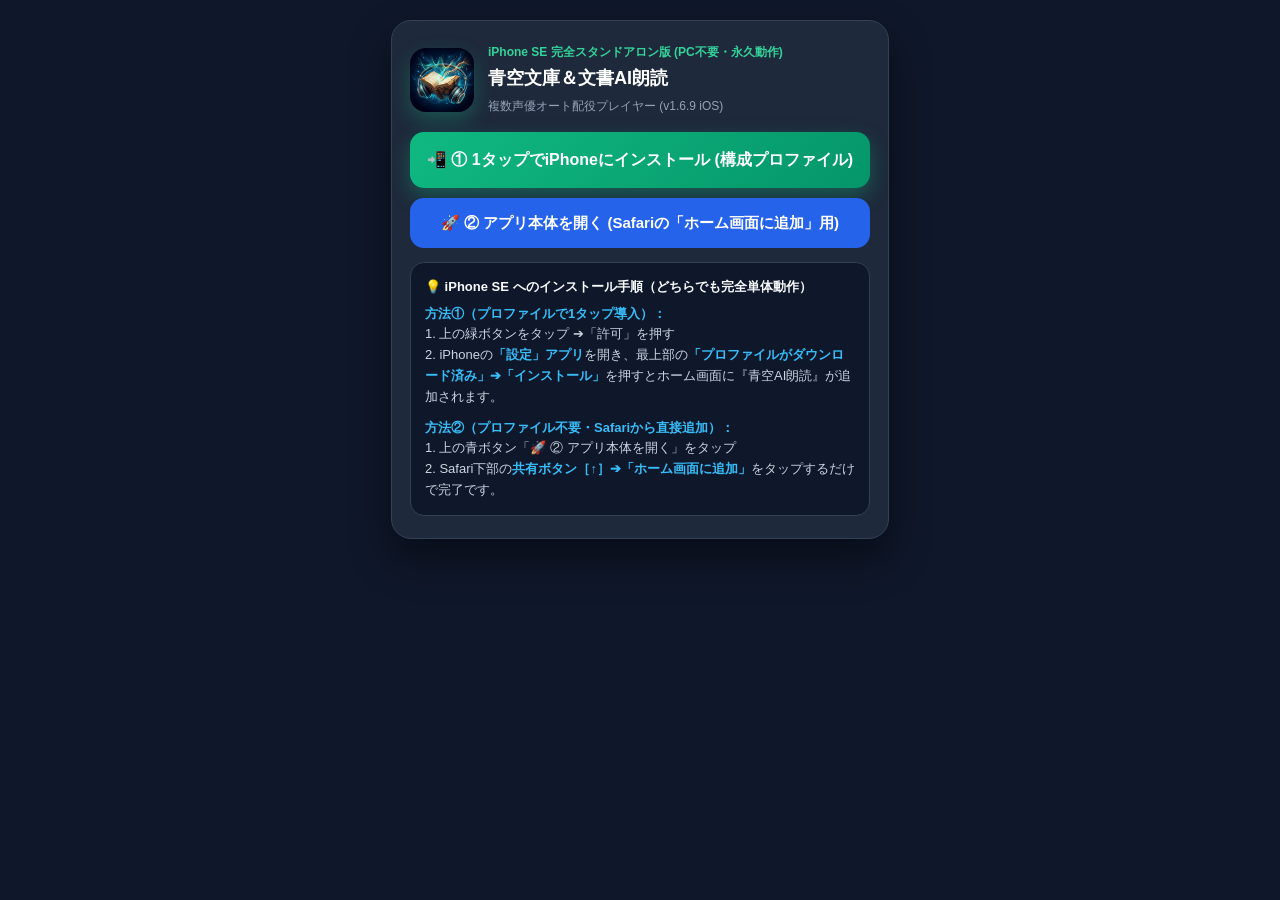
<file: ios.html>
<!DOCTYPE html>
<html lang="ja">
<head>
  <meta charset="UTF-8" />
  <meta name="viewport" content="width=device-width, initial-scale=1.0, viewport-fit=cover" />
  <title>iPhone版 完全スタンドアロン インストーラー ― 青空文庫＆文書AI朗読</title>
  <link rel="apple-touch-icon" sizes="192x192" href="icons/icon-192.png" />
  <meta name="apple-mobile-web-app-capable" content="yes" />
  <meta name="apple-mobile-web-app-status-bar-style" content="black-translucent" />
  <meta name="apple-mobile-web-app-title" content="青空AI朗読" />
  <style>
    body {
      margin: 0; padding: 20px 16px 48px;
      font-family: -apple-system, BlinkMacSystemFont, "Hiragino Sans", sans-serif;
      background: #0f172a; color: #f8fafc;
      line-height: 1.6;
    }
    .card {
      max-width: 460px; margin: 0 auto;
      background: #1e293b; border: 1px solid #334155;
      border-radius: 20px; padding: 22px 18px;
      box-shadow: 0 20px 40px rgba(0,0,0,0.45);
    }
    .app-header {
      display: flex; align-items: center; gap: 14px; margin-bottom: 16px;
    }
    .app-icon {
      width: 64px; height: 64px; border-radius: 16px;
      box-shadow: 0 8px 20px rgba(16,185,129,0.3);
      flex-shrink: 0;
    }
    .btn-primary {
      display: block; width: 100%; box-sizing: border-box;
      text-align: center; text-decoration: none;
      background: linear-gradient(135deg, #10b981, #059669);
      color: #ffffff; font-weight: 800; font-size: 16px;
      padding: 15px 16px; border-radius: 14px;
      box-shadow: 0 8px 20px rgba(16,185,129,0.35);
      margin: 14px 0 10px;
    }
    .btn-secondary {
      display: block; width: 100%; box-sizing: border-box;
      text-align: center; text-decoration: none;
      background: #2563eb; color: #ffffff;
      font-weight: 700; font-size: 15px;
      padding: 13px 16px; border-radius: 14px;
      margin: 10px 0;
    }
    .step-box {
      background: #0f172a; border: 1px solid #334155;
      border-radius: 14px; padding: 14px; margin-top: 14px;
      font-size: 13px; color: #cbd5e1;
    }
    .step-box strong { color: #38bdf8; }
  </style>
</head>
<body>
  <div class="card">
    <div class="app-header">
      <img src="icons/icon-192.png" alt="Icon" class="app-icon" />
      <div>
        <div style="font-size:12px;color:#34d399;font-weight:700;">iPhone SE 完全スタンドアロン版 (PC不要・永久動作)</div>
        <h1 style="font-size:18px;margin:2px 0 4px;color:#ffffff;">青空文庫＆文書AI朗読</h1>
        <div style="font-size:12px;color:#94a3b8;">複数声優オート配役プレイヤー (v1.6.9 iOS)</div>
      </div>
    </div>

    <a href="install.mobileconfig" class="btn-primary">
      📲 ① 1タップでiPhoneにインストール (構成プロファイル)
    </a>

    <a href="./?ios_app=1&standalone=1" class="btn-secondary">
      🚀 ② アプリ本体を開く (Safariの「ホーム画面に追加」用)
    </a>

    <div class="step-box">
      <div style="font-weight:700;color:#f8fafc;margin-bottom:6px;">💡 iPhone SE へのインストール手順（どちらでも完全単体動作）</div>
      <div style="margin-bottom:10px;">
        <strong>方法①（プロファイルで1タップ導入）：</strong><br/>
        1. 上の緑ボタンをタップ ➔「許可」を押す<br/>
        2. iPhoneの<strong>「設定」アプリ</strong>を開き、最上部の<strong>「プロファイルがダウンロード済み」➔「インストール」</strong>を押すとホーム画面に『青空AI朗読』が追加されます。
      </div>
      <div>
        <strong>方法②（プロファイル不要・Safariから直接追加）：</strong><br/>
        1. 上の青ボタン「🚀 ② アプリ本体を開く」をタップ<br/>
        2. Safari下部の<strong>共有ボタン［↑］➔「ホーム画面に追加」</strong>をタップするだけで完了です。
      </div>
    </div>
  </div>
</body>
</html>
</file>
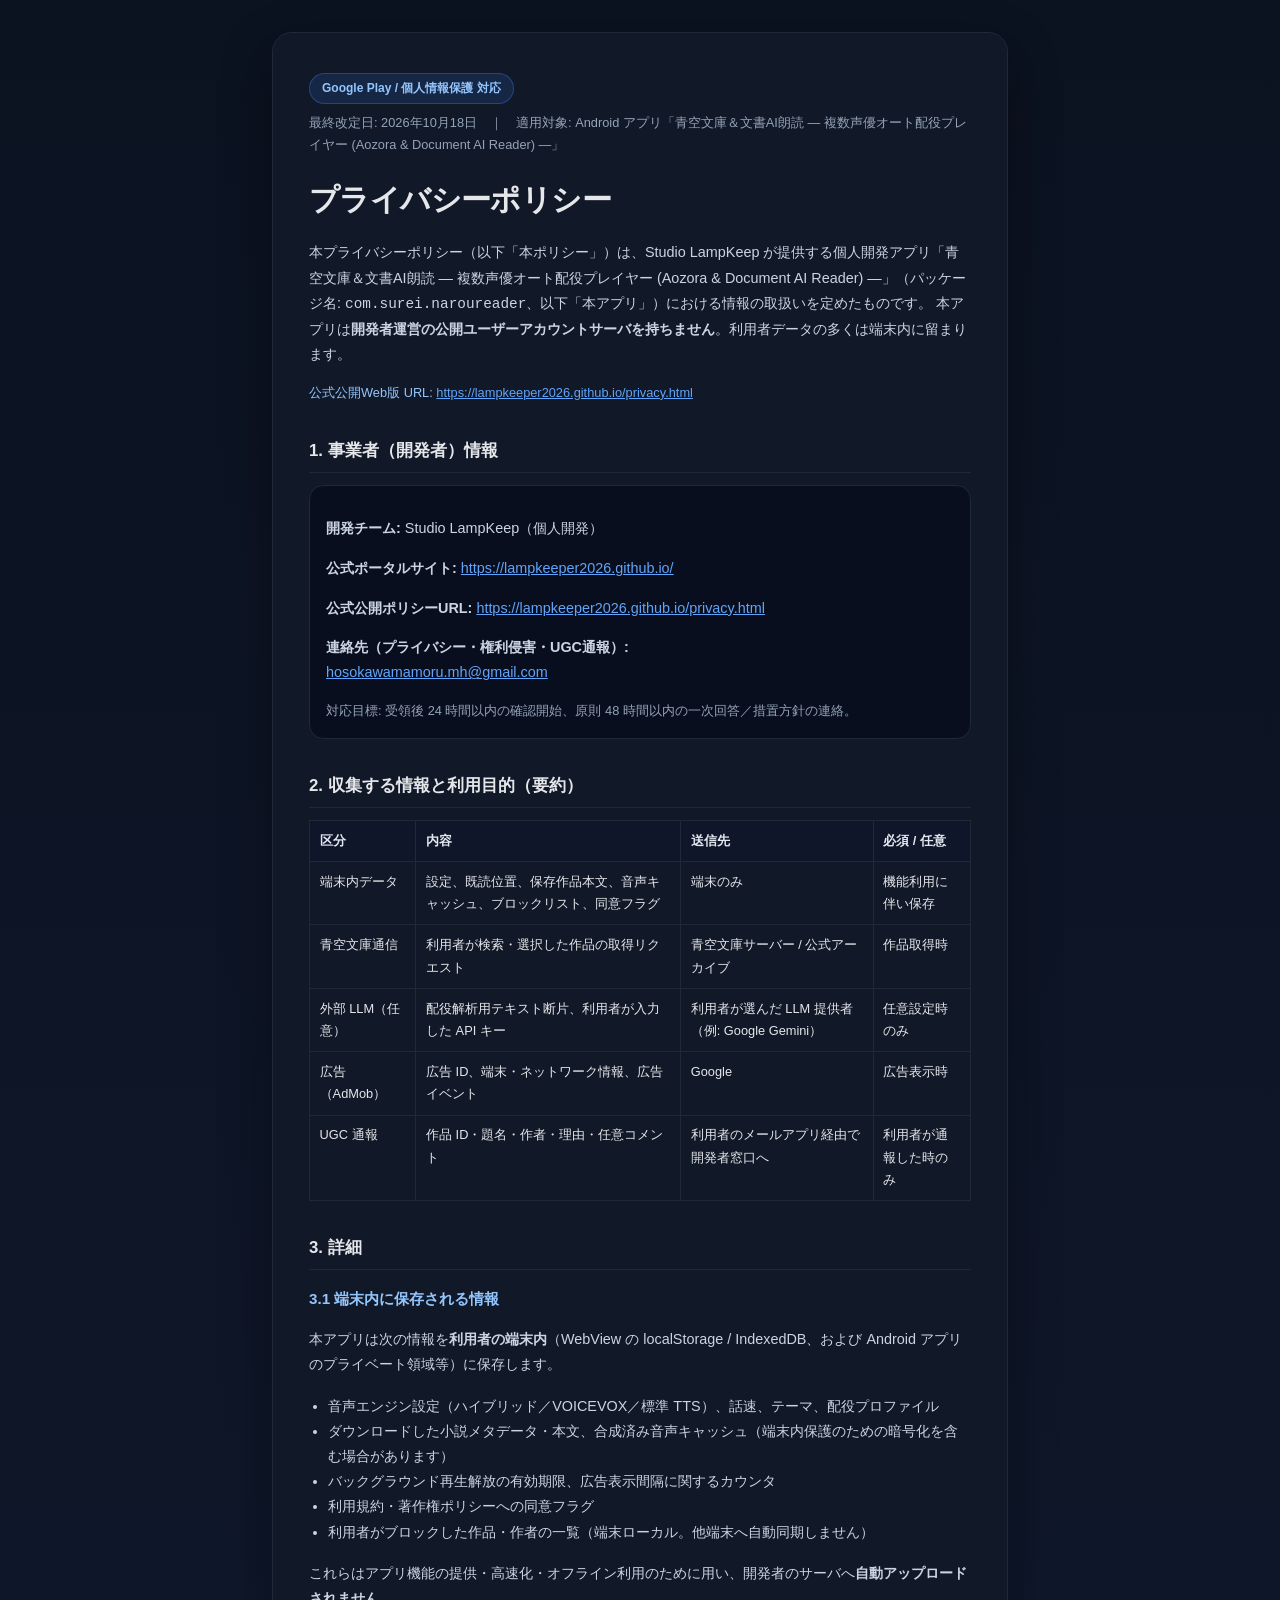
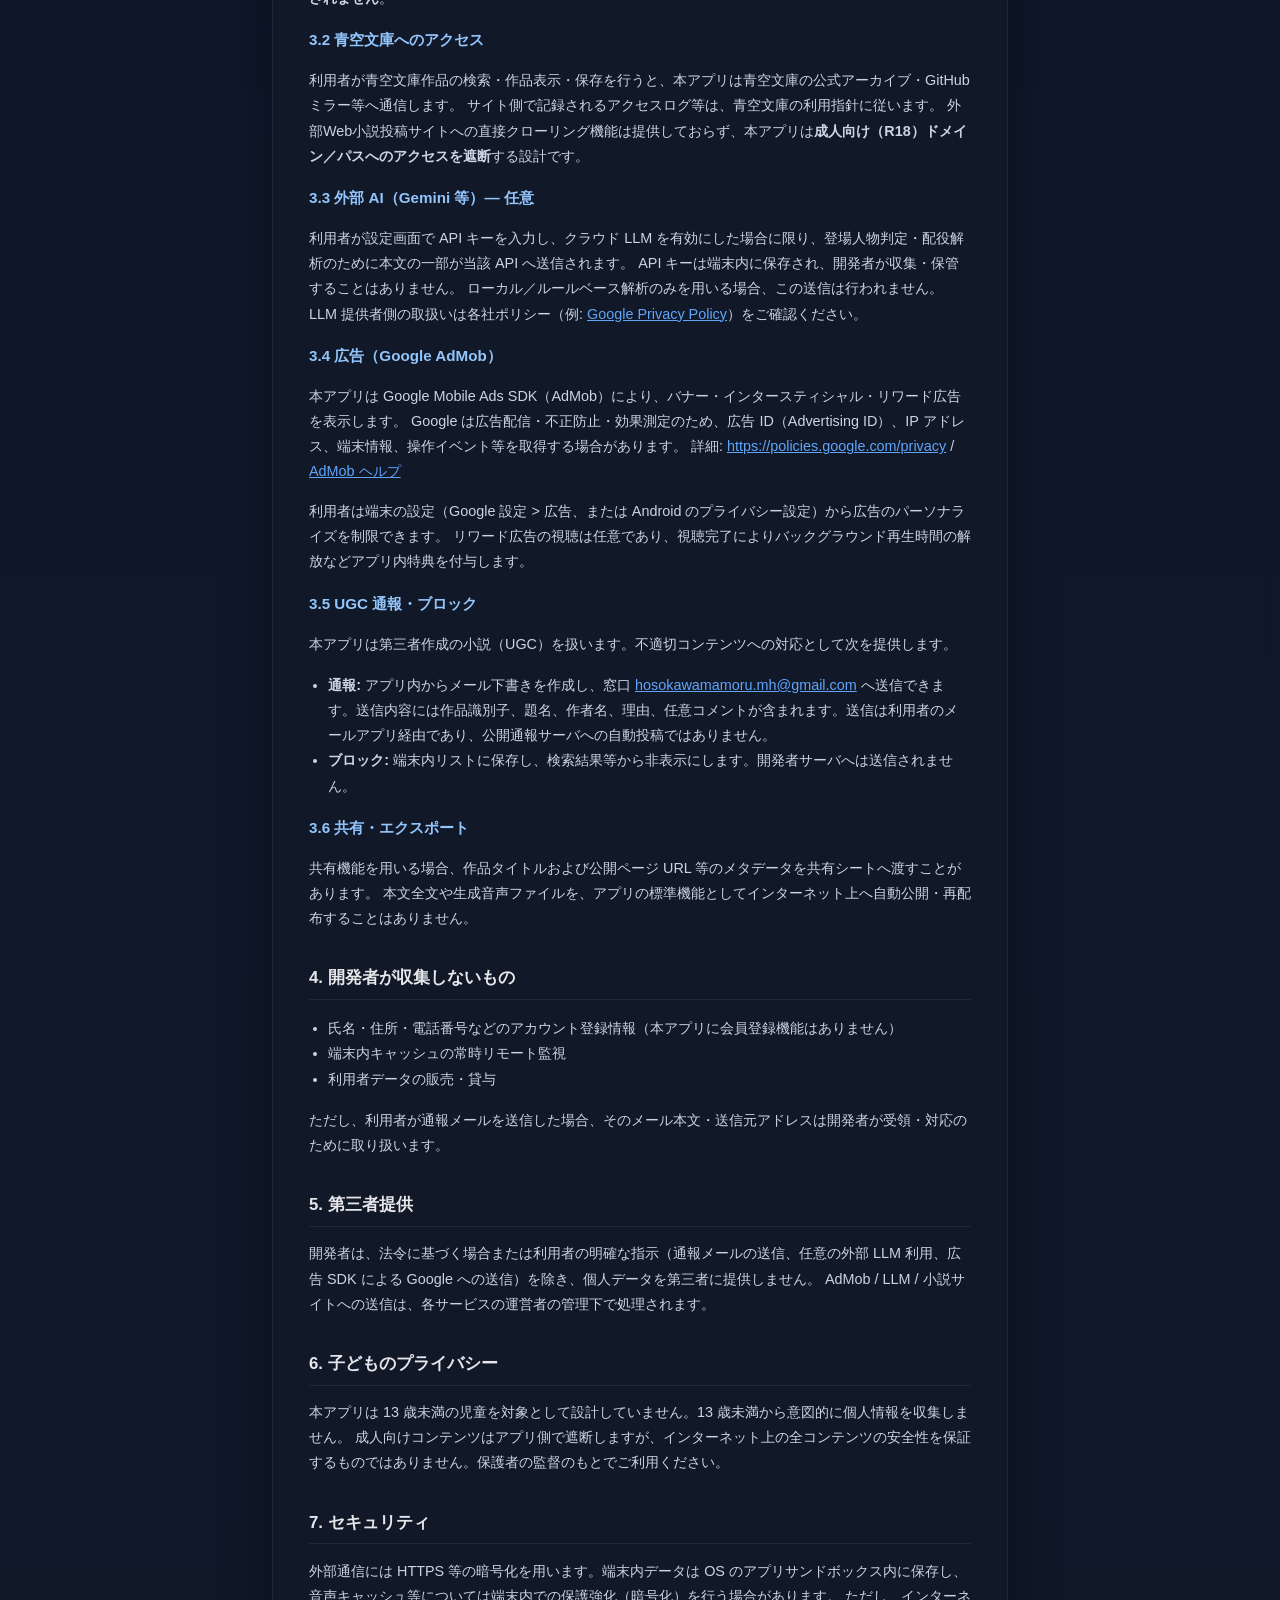
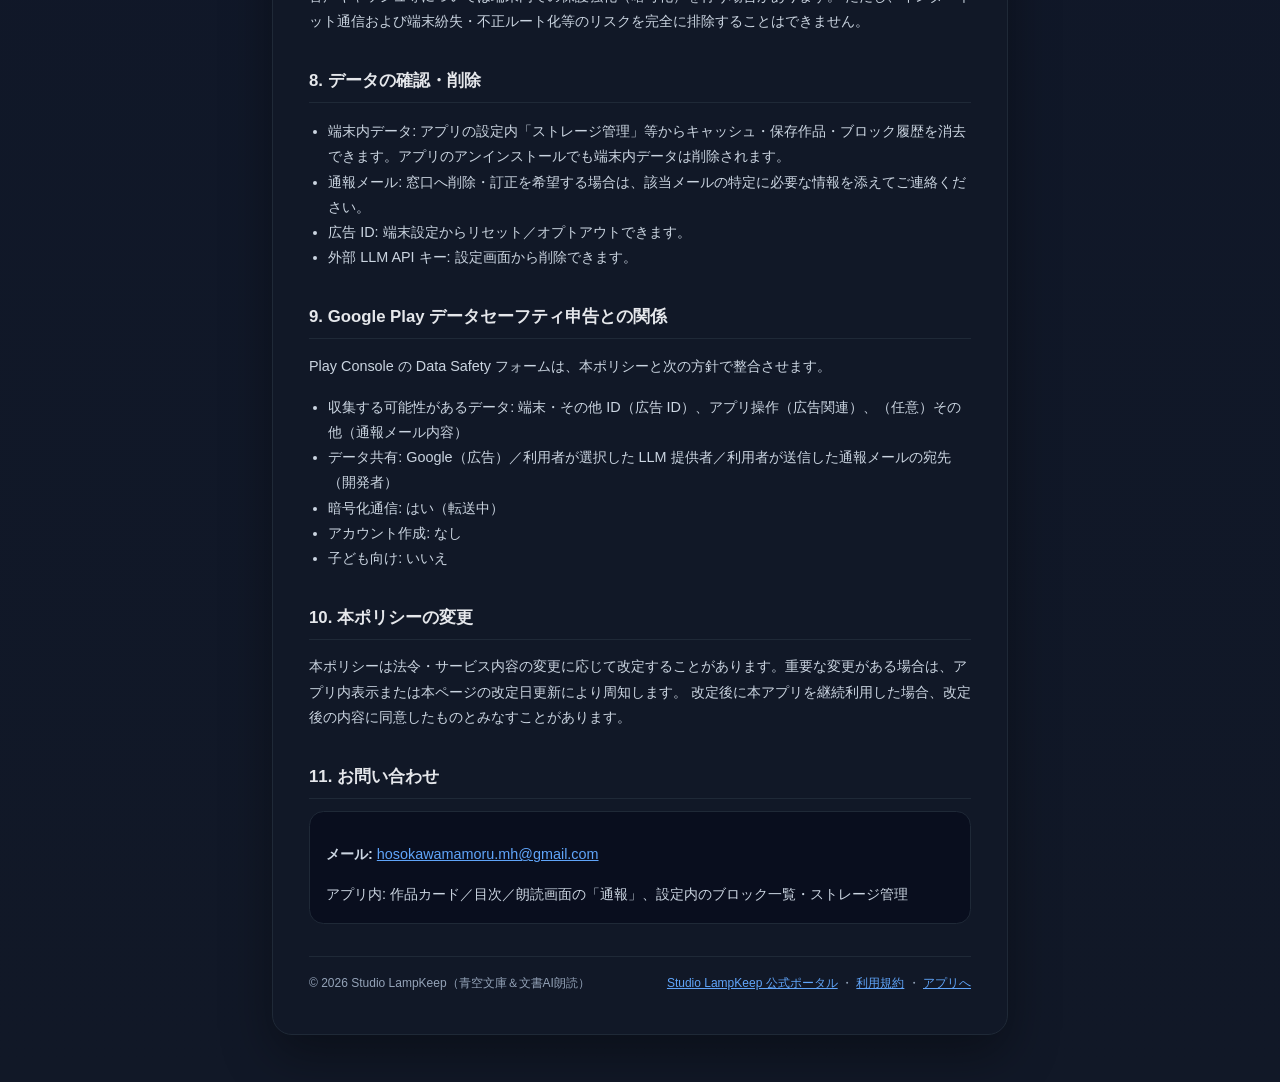
<file: privacy.html>
<!DOCTYPE html>
<html lang="ja">
<head>
  <meta charset="UTF-8" />
  <meta name="viewport" content="width=device-width, initial-scale=1.0, viewport-fit=cover" />
  <title>プライバシーポリシー | 青空文庫＆文書AI朗読 ― 複数声優オート配役プレイヤー</title>
  <meta name="description" content="青空文庫＆文書AI朗読 ― 複数声優オート配役プレイヤー (Aozora & Document AI Reader) のプライバシーポリシー。Google Play データセーフティ申告および Studio LampKeep 公式ポータルと完全整合。" />
  <style>
    :root {
      --bg: #0b1220;
      --card: #111827;
      --border: #1f2937;
      --text: #e5e7eb;
      --muted: #94a3b8;
      --accent: #3b82f6;
      --accent-soft: rgba(59, 130, 246, 0.15);
    }
    * { box-sizing: border-box; }
    body {
      margin: 0;
      font-family: "Hiragino Sans", "Noto Sans JP", "Segoe UI", sans-serif;
      background: linear-gradient(180deg, #0b1220 0%, #0f172a 40%, #111827 100%);
      color: var(--text);
      line-height: 1.75;
      padding: 2rem 1rem 3rem;
    }
    .wrap {
      max-width: 46rem;
      margin: 0 auto;
      background: var(--card);
      border: 1px solid var(--border);
      border-radius: 1.25rem;
      padding: 1.75rem 1.5rem 2rem;
      box-shadow: 0 20px 50px rgba(0,0,0,.35);
    }
    @media (min-width: 640px) {
      .wrap { padding: 2.5rem 2.25rem; }
    }
    .badge {
      display: inline-block;
      padding: .25rem .75rem;
      border-radius: 999px;
      background: var(--accent-soft);
      color: #93c5fd;
      border: 1px solid rgba(59,130,246,.35);
      font-size: .75rem;
      font-weight: 600;
    }
    .meta { color: var(--muted); font-size: .8rem; margin-top: .5rem; }
    h1 {
      font-size: clamp(1.4rem, 4vw, 1.9rem);
      margin: 1rem 0 .35rem;
      letter-spacing: -.02em;
    }
    h2 {
      font-size: 1.05rem;
      margin: 2rem 0 .75rem;
      padding-bottom: .4rem;
      border-bottom: 1px solid var(--border);
    }
    h3 { font-size: .95rem; color: #93c5fd; margin: 1rem 0 .35rem; }
    p, li { font-size: .9rem; color: #cbd5e1; }
    ul { padding-left: 1.2rem; }
    .box {
      background: rgba(2,6,23,.55);
      border: 1px solid var(--border);
      border-radius: .9rem;
      padding: 1rem;
      margin: .75rem 0;
    }
    a { color: #60a5fa; }
    table {
      width: 100%;
      border-collapse: collapse;
      font-size: .8rem;
      margin: .75rem 0 1rem;
    }
    th, td {
      border: 1px solid var(--border);
      padding: .55rem .6rem;
      text-align: left;
      vertical-align: top;
    }
    th { background: rgba(15,23,42,.9); color: #e2e8f0; }
    .footer {
      margin-top: 2rem;
      padding-top: 1rem;
      border-top: 1px solid var(--border);
      display: flex;
      flex-wrap: wrap;
      gap: .75rem 1.25rem;
      justify-content: space-between;
      color: var(--muted);
      font-size: .75rem;
    }
  </style>
</head>
<body>
  <main class="wrap">
    <div>
      <span class="badge">Google Play / 個人情報保護 対応</span>
      <p class="meta">最終改定日: 2026年10月18日　｜　適用対象: Android アプリ「青空文庫＆文書AI朗読 ― 複数声優オート配役プレイヤー (Aozora & Document AI Reader) ―」</p>
      <h1>プライバシーポリシー</h1>
      <p>
        本プライバシーポリシー（以下「本ポリシー」）は、Studio LampKeep が提供する個人開発アプリ「青空文庫＆文書AI朗読 ― 複数声優オート配役プレイヤー (Aozora & Document AI Reader) ―」（パッケージ名: <code>com.surei.naroureader</code>、以下「本アプリ」）における情報の取扱いを定めたものです。
        本アプリは<strong>開発者運営の公開ユーザーアカウントサーバを持ちません</strong>。利用者データの多くは端末内に留まります。
      </p>
      <p class="meta" style="color:#93c5fd;">
        公式公開Web版 URL: <a href="https://lampkeeper2026.github.io/privacy.html" target="_blank" rel="noopener noreferrer">https://lampkeeper2026.github.io/privacy.html</a>
      </p>
    </div>

    <h2>1. 事業者（開発者）情報</h2>
    <div class="box">
      <p><strong>開発チーム:</strong> Studio LampKeep（個人開発）</p>
      <p><strong>公式ポータルサイト:</strong> <a href="https://lampkeeper2026.github.io/" target="_blank" rel="noopener noreferrer">https://lampkeeper2026.github.io/</a></p>
      <p><strong>公式公開ポリシーURL:</strong> <a href="https://lampkeeper2026.github.io/privacy.html" target="_blank" rel="noopener noreferrer">https://lampkeeper2026.github.io/privacy.html</a></p>
      <p><strong>連絡先（プライバシー・権利侵害・UGC通報）:</strong><br />
        <a href="mailto:hosokawamamoru.mh@gmail.com">hosokawamamoru.mh@gmail.com</a>
      </p>
      <p style="margin-bottom:0;font-size:.8rem;color:var(--muted);">
        対応目標: 受領後 24 時間以内の確認開始、原則 48 時間以内の一次回答／措置方針の連絡。
      </p>
    </div>

    <h2>2. 収集する情報と利用目的（要約）</h2>
    <table>
      <thead>
        <tr>
          <th>区分</th>
          <th>内容</th>
          <th>送信先</th>
          <th>必須 / 任意</th>
        </tr>
      </thead>
      <tbody>
        <tr>
          <td>端末内データ</td>
          <td>設定、既読位置、保存作品本文、音声キャッシュ、ブロックリスト、同意フラグ</td>
          <td>端末のみ</td>
          <td>機能利用に伴い保存</td>
        </tr>
        <tr>
          <td>青空文庫通信</td>
          <td>利用者が検索・選択した作品の取得リクエスト</td>
          <td>青空文庫サーバー / 公式アーカイブ</td>
          <td>作品取得時</td>
        </tr>
        <tr>
          <td>外部 LLM（任意）</td>
          <td>配役解析用テキスト断片、利用者が入力した API キー</td>
          <td>利用者が選んだ LLM 提供者（例: Google Gemini）</td>
          <td>任意設定時のみ</td>
        </tr>
        <tr>
          <td>広告（AdMob）</td>
          <td>広告 ID、端末・ネットワーク情報、広告イベント</td>
          <td>Google</td>
          <td>広告表示時</td>
        </tr>
        <tr>
          <td>UGC 通報</td>
          <td>作品 ID・題名・作者・理由・任意コメント</td>
          <td>利用者のメールアプリ経由で開発者窓口へ</td>
          <td>利用者が通報した時のみ</td>
        </tr>
      </tbody>
    </table>

    <h2>3. 詳細</h2>

    <h3>3.1 端末内に保存される情報</h3>
    <p>本アプリは次の情報を<strong>利用者の端末内</strong>（WebView の localStorage / IndexedDB、および Android アプリのプライベート領域等）に保存します。</p>
    <ul>
      <li>音声エンジン設定（ハイブリッド／VOICEVOX／標準 TTS）、話速、テーマ、配役プロファイル</li>
      <li>ダウンロードした小説メタデータ・本文、合成済み音声キャッシュ（端末内保護のための暗号化を含む場合があります）</li>
      <li>バックグラウンド再生解放の有効期限、広告表示間隔に関するカウンタ</li>
      <li>利用規約・著作権ポリシーへの同意フラグ</li>
      <li>利用者がブロックした作品・作者の一覧（端末ローカル。他端末へ自動同期しません）</li>
    </ul>
    <p>これらはアプリ機能の提供・高速化・オフライン利用のために用い、開発者のサーバへ<strong>自動アップロードされません</strong>。</p>

    <h3>3.2 青空文庫へのアクセス</h3>
    <p>
      利用者が青空文庫作品の検索・作品表示・保存を行うと、本アプリは青空文庫の公式アーカイブ・GitHubミラー等へ通信します。
      サイト側で記録されるアクセスログ等は、青空文庫の利用指針に従います。
      外部Web小説投稿サイトへの直接クローリング機能は提供しておらず、本アプリは<strong>成人向け（R18）ドメイン／パスへのアクセスを遮断</strong>する設計です。
    </p>

    <h3>3.3 外部 AI（Gemini 等）— 任意</h3>
    <p>
      利用者が設定画面で API キーを入力し、クラウド LLM を有効にした場合に限り、登場人物判定・配役解析のために本文の一部が当該 API へ送信されます。
      API キーは端末内に保存され、開発者が収集・保管することはありません。
      ローカル／ルールベース解析のみを用いる場合、この送信は行われません。
      LLM 提供者側の取扱いは各社ポリシー（例: <a href="https://policies.google.com/privacy" rel="noopener noreferrer" target="_blank">Google Privacy Policy</a>）をご確認ください。
    </p>

    <h3>3.4 広告（Google AdMob）</h3>
    <p>
      本アプリは Google Mobile Ads SDK（AdMob）により、バナー・インタースティシャル・リワード広告を表示します。
      Google は広告配信・不正防止・効果測定のため、広告 ID（Advertising ID）、IP アドレス、端末情報、操作イベント等を取得する場合があります。
      詳細: <a href="https://policies.google.com/privacy" rel="noopener noreferrer" target="_blank">https://policies.google.com/privacy</a> /
      <a href="https://support.google.com/admob/answer/6128543" rel="noopener noreferrer" target="_blank">AdMob ヘルプ</a>
    </p>
    <p>
      利用者は端末の設定（Google 設定 &gt; 広告、または Android のプライバシー設定）から広告のパーソナライズを制限できます。
      リワード広告の視聴は任意であり、視聴完了によりバックグラウンド再生時間の解放などアプリ内特典を付与します。
    </p>

    <h3>3.5 UGC 通報・ブロック</h3>
    <p>
      本アプリは第三者作成の小説（UGC）を扱います。不適切コンテンツへの対応として次を提供します。
    </p>
    <ul>
      <li><strong>通報:</strong> アプリ内からメール下書きを作成し、窓口 <a href="mailto:hosokawamamoru.mh@gmail.com">hosokawamamoru.mh@gmail.com</a> へ送信できます。送信内容には作品識別子、題名、作者名、理由、任意コメントが含まれます。送信は利用者のメールアプリ経由であり、公開通報サーバへの自動投稿ではありません。</li>
      <li><strong>ブロック:</strong> 端末内リストに保存し、検索結果等から非表示にします。開発者サーバへは送信されません。</li>
    </ul>

    <h3>3.6 共有・エクスポート</h3>
    <p>
      共有機能を用いる場合、作品タイトルおよび公開ページ URL 等のメタデータを共有シートへ渡すことがあります。
      本文全文や生成音声ファイルを、アプリの標準機能としてインターネット上へ自動公開・再配布することはありません。
    </p>

    <h2>4. 開発者が収集しないもの</h2>
    <ul>
      <li>氏名・住所・電話番号などのアカウント登録情報（本アプリに会員登録機能はありません）</li>
      <li>端末内キャッシュの常時リモート監視</li>
      <li>利用者データの販売・貸与</li>
    </ul>
    <p>ただし、利用者が通報メールを送信した場合、そのメール本文・送信元アドレスは開発者が受領・対応のために取り扱います。</p>

    <h2>5. 第三者提供</h2>
    <p>
      開発者は、法令に基づく場合または利用者の明確な指示（通報メールの送信、任意の外部 LLM 利用、広告 SDK による Google への送信）を除き、個人データを第三者に提供しません。
      AdMob / LLM / 小説サイトへの送信は、各サービスの運営者の管理下で処理されます。
    </p>

    <h2>6. 子どものプライバシー</h2>
    <p>
      本アプリは 13 歳未満の児童を対象として設計していません。13 歳未満から意図的に個人情報を収集しません。
      成人向けコンテンツはアプリ側で遮断しますが、インターネット上の全コンテンツの安全性を保証するものではありません。保護者の監督のもとでご利用ください。
    </p>

    <h2>7. セキュリティ</h2>
    <p>
      外部通信には HTTPS 等の暗号化を用います。端末内データは OS のアプリサンドボックス内に保存し、音声キャッシュ等については端末内での保護強化（暗号化）を行う場合があります。
      ただし、インターネット通信および端末紛失・不正ルート化等のリスクを完全に排除することはできません。
    </p>

    <h2>8. データの確認・削除</h2>
    <ul>
      <li>端末内データ: アプリの設定内「ストレージ管理」等からキャッシュ・保存作品・ブロック履歴を消去できます。アプリのアンインストールでも端末内データは削除されます。</li>
      <li>通報メール: 窓口へ削除・訂正を希望する場合は、該当メールの特定に必要な情報を添えてご連絡ください。</li>
      <li>広告 ID: 端末設定からリセット／オプトアウトできます。</li>
      <li>外部 LLM API キー: 設定画面から削除できます。</li>
    </ul>

    <h2>9. Google Play データセーフティ申告との関係</h2>
    <p>Play Console の Data Safety フォームは、本ポリシーと次の方針で整合させます。</p>
    <ul>
      <li>収集する可能性があるデータ: 端末・その他 ID（広告 ID）、アプリ操作（広告関連）、（任意）その他（通報メール内容）</li>
      <li>データ共有: Google（広告）／利用者が選択した LLM 提供者／利用者が送信した通報メールの宛先（開発者）</li>
      <li>暗号化通信: はい（転送中）</li>
      <li>アカウント作成: なし</li>
      <li>子ども向け: いいえ</li>
    </ul>

    <h2>10. 本ポリシーの変更</h2>
    <p>
      本ポリシーは法令・サービス内容の変更に応じて改定することがあります。重要な変更がある場合は、アプリ内表示または本ページの改定日更新により周知します。
      改定後に本アプリを継続利用した場合、改定後の内容に同意したものとみなすことがあります。
    </p>

    <h2>11. お問い合わせ</h2>
    <div class="box">
      <p><strong>メール:</strong> <a href="mailto:hosokawamamoru.mh@gmail.com">hosokawamamoru.mh@gmail.com</a></p>
      <p style="margin-bottom:0;">アプリ内: 作品カード／目次／朗読画面の「通報」、設定内のブロック一覧・ストレージ管理</p>
    </div>

    <div class="footer">
      <span>&copy; 2026 Studio LampKeep（青空文庫＆文書AI朗読）</span>
      <span>
        <a href="https://lampkeeper2026.github.io/" target="_blank" rel="noopener noreferrer">Studio LampKeep 公式ポータル</a> ・
        <a href="terms.html">利用規約</a> ・
        <a href="index.html">アプリへ</a>
      </span>
    </div>
  </main>
</body>
</html>
</file>
